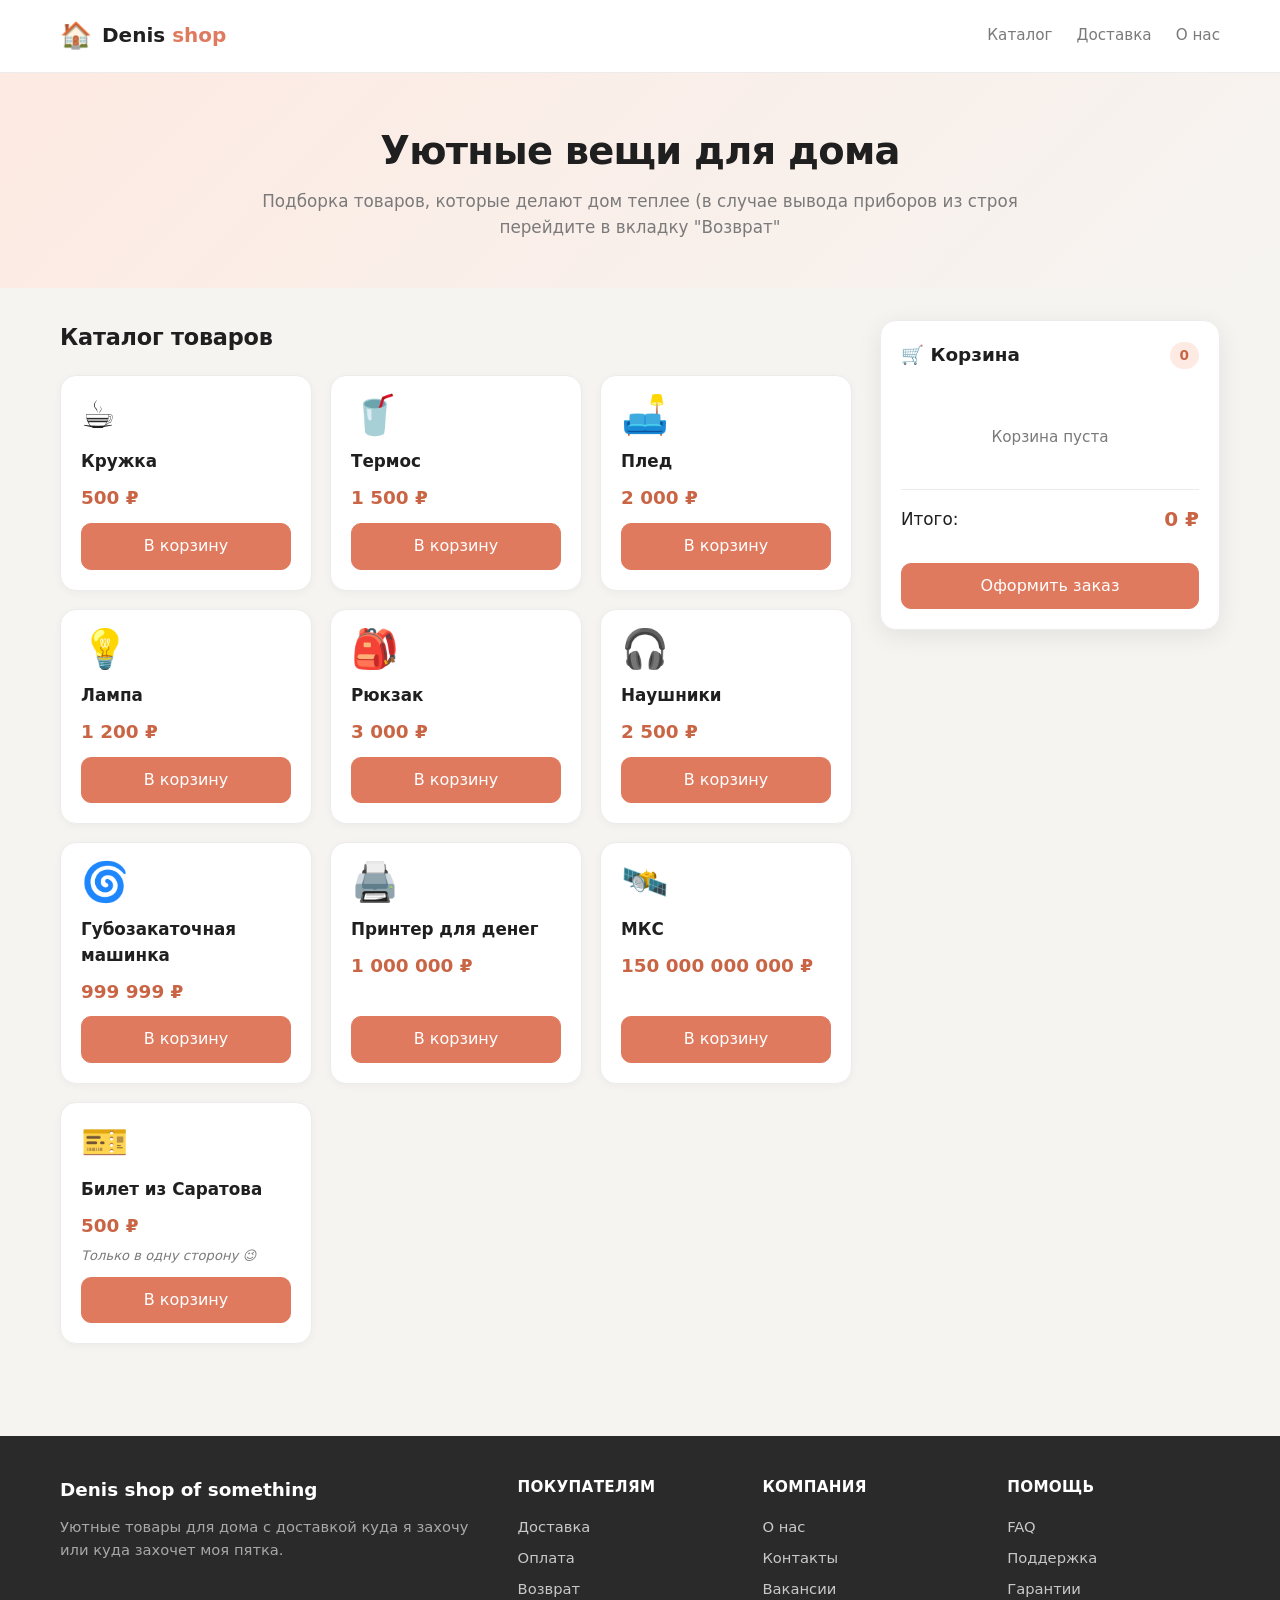
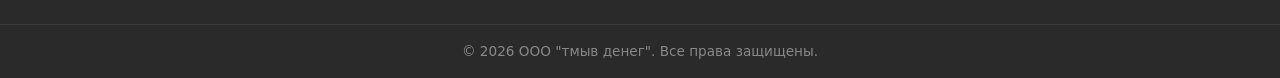
<file: index.html>
<!DOCTYPE html>
<html lang="ru">
<head>
  <meta charset="UTF-8">
  <meta name="viewport" content="width=device-width, initial-scale=1.0">
  <title>Denis shop</title>
  <link rel="icon" href="data:,">
  <link rel="stylesheet" href="styles.css">
</head>
<body>
  <header class="header">
    <div class="header__inner">
      <a href="index.html" class="logo">
        <span class="logo__icon">🏠</span>
        <span class="logo__text">Denis <span>shop</span></span>
      </a>
      <nav class="nav">
        <a href="in-progress.html">Каталог</a>
        <a href="in-progress.html">Доставка</a>
        <a href="in-progress.html">О нас</a>
      </nav>
    </div>
  </header>

  <section class="hero">
    <div class="hero__inner">
      <h1>Уютные вещи для дома</h1>
      <p>Подборка товаров, которые делают дом теплее (в случае вывода приборов из строя перейдите в вкладку "Возврат"</p>
    </div>
  </section>

  <main class="layout">
    <section class="catalog" aria-labelledby="catalog-title">
      <h2 id="catalog-title" class="section-title">Каталог товаров</h2>
      <div class="products" id="products"></div>
    </section>

    <aside class="cart" aria-labelledby="cart-title">
      <div class="cart__header">
        <h2 id="cart-title">🛒 Корзина</h2>
        <span class="cart__count" id="cart-count">0</span>
      </div>

      <ul class="cart-list" id="cart-list"></ul>
      <p class="cart-empty" id="cart-empty">Корзина пуста</p>

      <div class="cart-summary">
        <span>Итого:</span>
        <strong id="cart-total">0 ₽</strong>
      </div>

      <button class="btn btn-primary btn-block" id="checkout-btn" type="button">
        Оформить заказ
      </button>
    </aside>
  </main>

  <footer class="footer">
    <div class="footer__inner">
      <div class="footer__col">
        <h3>Denis shop of something</h3>
        <p>Уютные товары для дома с доставкой куда я захочу или куда захочет моя пятка.</p>
      </div>
      <div class="footer__col">
        <h4>Покупателям</h4>
        <a href="in-progress.html">Доставка</a>
        <a href="in-progress.html">Оплата</a>
        <a href="in-progress.html">Возврат</a>
      </div>
      <div class="footer__col">
        <h4>Компания</h4>
        <a href="in-progress.html">О нас</a>
        <a href="in-progress.html">Контакты</a>
        <a href="in-progress.html">Вакансии</a>
      </div>
      <div class="footer__col">
        <h4>Помощь</h4>
        <a href="in-progress.html">FAQ</a>
        <a href="in-progress.html">Поддержка</a>
        <a href="in-progress.html">Гарантии</a>
      </div>
    </div>
    <div class="footer__bottom">
      © 2026 ООО "тмыв денег". Все права защищены.
    </div>
  </footer>

  <dialog class="modal" id="order-modal">
    <form class="order-form" id="order-form" novalidate>
        <h2>Оформление заказа</h2>

        <label>
            Имя
            <input type="text" name="firstName" required placeholder="Иван" minlength="2">
        </label>

        <label>
            Фамилия
            <input type="text" name="lastName" required placeholder="Иванов" minlength="2">
        </label>

        <label>
            Адрес доставки
            <input type="text" name="address" required placeholder="г. Москва, ул. Ленина, 1" minlength="5">
        </label>

        <label>
            Контактный телефон
            <input
            type="tel"
            name="phone"
            required
            placeholder="+7 (999) 123-45-67"
            inputmode="tel"
            autocomplete="tel"
            >
            <span class="field-error" data-error-for="phone"></span>
        </label>

        <label>
            Email <span class="field-hint">(необязательно)</span>
            <input
            type="email"
            name="email"
            placeholder="you@example.com"
            autocomplete="email"
            >
            <span class="field-error" data-error-for="email"></span>
        </label>

        <div class="modal-actions">
        <button type="button" class="btn" id="close-modal">Отмена</button>
        <button type="submit" class="btn btn-primary">Создать заказ</button>
        </div>
    </form>
  </dialog>

  <script src="script.js"></script>
</body>
</html>
</file>
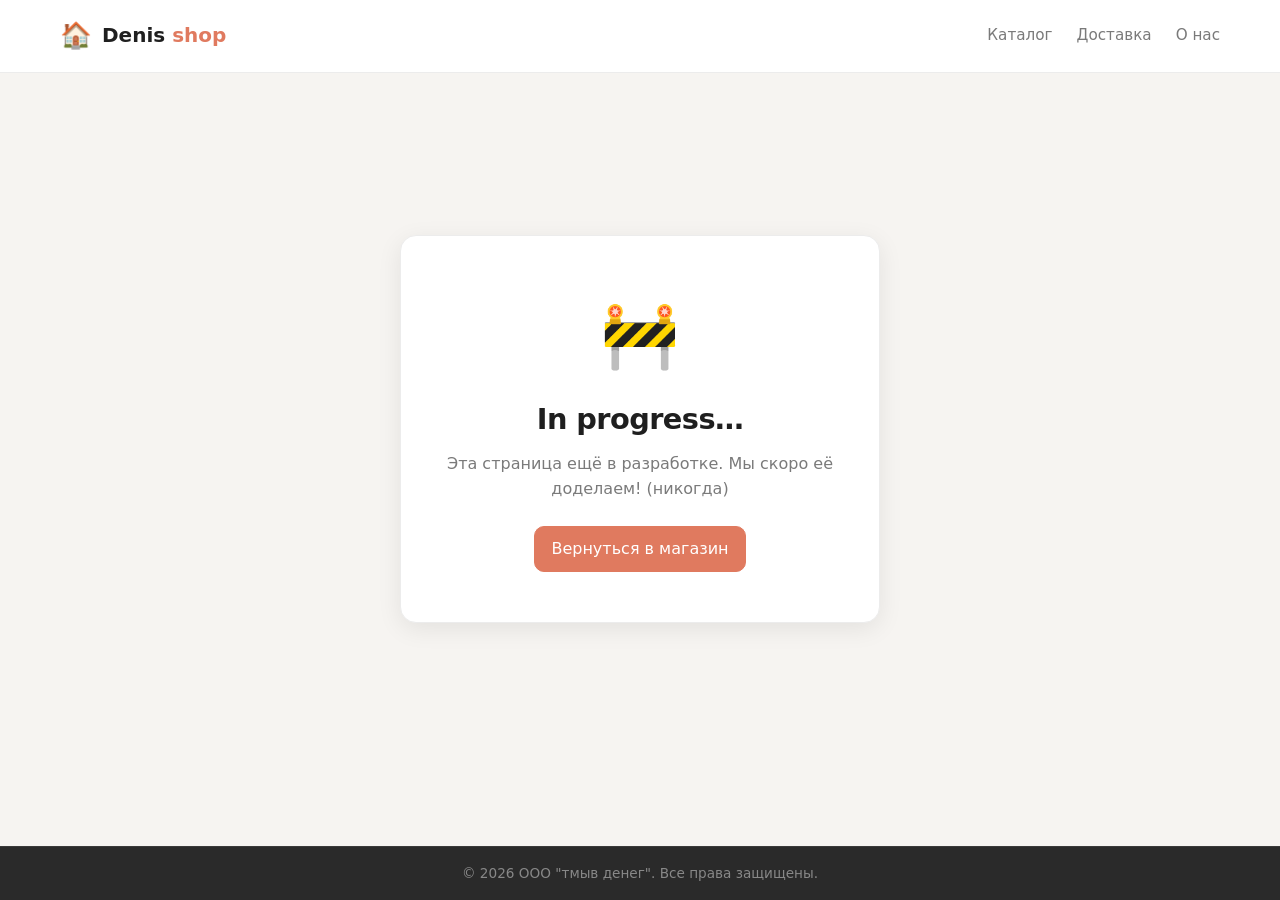
<file: in-progress.html>
<!DOCTYPE html>
<html lang="ru">
<head>
  <meta charset="UTF-8">
  <meta name="viewport" content="width=device-width, initial-scale=1.0">
  <title>В разработке - Denis shop</title>
  <link rel="icon" href="data:,">
  <link rel="stylesheet" href="styles.css">
</head>
<body class="in-progress-page">
  <header class="header">
    <div class="header__inner">
      <a href="index.html" class="logo">
        <span class="logo__icon">🏠</span>
        <span class="logo__text">Denis <span>shop</span></span>
      </a>
      <nav class="nav">
        <a href="index.html">Каталог</a>
        <a href="in-progress.html">Доставка</a>
        <a href="in-progress.html">О нас</a>
      </nav>
    </div>
  </header>

  <main class="in-progress">
    <div class="in-progress__card">
      <div class="in-progress__icon">🚧</div>
      <h1>In progress…</h1>
      <p>Эта страница ещё в разработке. Мы скоро её доделаем! (никогда)</p>
      <a href="index.html" class="btn btn-primary">Вернуться в магазин</a>
    </div>
  </main>

  <footer class="footer">
    <div class="footer__bottom">
      © 2026 ООО "тмыв денег". Все права защищены.
    </div>
  </footer>
</body>
</html>
</file>
<file: styles.css>
:root {
  --bg: #f6f4f1;
  --card: #ffffff;
  --text: #1f1f1f;
  --muted: #7a7a7a;
  --accent: #e07a5f;
  --accent-dark: #c96545;
  --accent-soft: #fdeae2;
  --dark: #2a2a2a;
  --border: #ececec;
  --radius: 16px;
  --radius-sm: 10px;
  --shadow-sm: 0 2px 8px rgba(0, 0, 0, 0.04);
  --shadow-md: 0 6px 24px rgba(0, 0, 0, 0.08);
  --shadow-lg: 0 12px 40px rgba(0, 0, 0, 0.12);
  --transition: 0.2s ease;
}

* {
  box-sizing: border-box;
}

html {
  scroll-behavior: smooth;
}

body {
  margin: 0;
  font-family: system-ui, -apple-system, "Segoe UI", Roboto, "Helvetica Neue", sans-serif;
  background: var(--bg);
  color: var(--text);
  line-height: 1.55;
  min-height: 100vh;
  display: flex;
  flex-direction: column;
}

/* ---------- Header ---------- */
.header {
  background: #ffffff;
  border-bottom: 1px solid var(--border);
  position: sticky;
  top: 0;
  z-index: 100;
  backdrop-filter: blur(8px);
}

.header__inner {
  max-width: 1200px;
  margin: 0 auto;
  padding: 16px 20px;
  display: flex;
  align-items: center;
  justify-content: space-between;
  gap: 16px;
}

.logo {
  display: flex;
  align-items: center;
  gap: 10px;
  text-decoration: none;
  color: var(--text);
  font-weight: 700;
  font-size: 1.25rem;
}

.logo__icon {
  font-size: 1.6rem;
}

.logo__text span {
  color: var(--accent);
}

.nav {
  display: flex;
  gap: 24px;
}

.nav a {
  text-decoration: none;
  color: var(--muted);
  font-weight: 500;
  font-size: 0.95rem;
  transition: color var(--transition);
  position: relative;
}

.nav a:hover {
  color: var(--accent);
}

.nav a::after {
  content: "";
  position: absolute;
  bottom: -4px;
  left: 0;
  width: 0;
  height: 2px;
  background: var(--accent);
  transition: width var(--transition);
}

.nav a:hover::after {
  width: 100%;
}

/* ---------- Hero ---------- */
.hero {
  background: linear-gradient(135deg, #fdeae2 0%, #f6f4f1 100%);
  padding: 48px 20px;
  text-align: center;
}

.hero__inner {
  max-width: 800px;
  margin: 0 auto;
}

.hero h1 {
  font-size: clamp(1.6rem, 3vw, 2.4rem);
  margin: 0 0 8px;
  letter-spacing: -0.02em;
}

.hero p {
  margin: 0;
  color: var(--muted);
  font-size: 1.05rem;
}

/* ---------- Layout ---------- */
.layout {
  flex: 1;
  max-width: 1200px;
  width: 100%;
  margin: 32px auto;
  padding: 0 20px;
  display: grid;
  grid-template-columns: 1fr 340px;
  gap: 28px;
  align-items: start;
}

.section-title {
  font-size: 1.4rem;
  margin: 0 0 20px;
  letter-spacing: -0.01em;
}

/* ---------- Products ---------- */
.products {
  display: grid;
  grid-template-columns: repeat(auto-fill, minmax(220px, 1fr));
  gap: 18px;
}

.product-card {
  background: var(--card);
  border: 1px solid var(--border);
  border-radius: var(--radius);
  padding: 20px;
  display: flex;
  flex-direction: column;
  gap: 10px;
  box-shadow: var(--shadow-sm);
  transition: transform var(--transition), box-shadow var(--transition);
  position: relative;
  overflow: hidden;
}

.product-card:hover {
  transform: translateY(-4px);
  box-shadow: var(--shadow-md);
}

.product-card__emoji {
  font-size: 2.4rem;
  line-height: 1;
  margin-bottom: 4px;
}

.product-card h3 {
  margin: 0;
  font-size: 1.05rem;
  font-weight: 600;
}

.product-card .price {
  font-weight: 700;
  font-size: 1.15rem;
  color: var(--accent-dark);
  margin: 0;
}

.product-card .btn {
  margin-top: auto;
}

.product-note {
  margin: -4px 0 0;
  font-size: 0.82rem;
  color: var(--muted);
  font-style: italic;
}

/* ---------- Buttons ---------- */
.btn {
  padding: 10px 16px;
  border: 1px solid var(--border);
  border-radius: var(--radius-sm);
  background: #ffffff;
  color: var(--text);
  cursor: pointer;
  font: inherit;
  font-weight: 500;
  transition: all var(--transition);
  display: inline-flex;
  align-items: center;
  justify-content: center;
  gap: 6px;
  text-decoration: none;
}

.btn:hover {
  background: #f3f3f3;
  border-color: #d5d5d5;
}

.btn-primary {
  background: var(--accent);
  color: #ffffff;
  border-color: var(--accent);
}

.btn-primary:hover {
  background: var(--accent-dark);
  border-color: var(--accent-dark);
  color: #ffffff;
}

.btn-danger {
  color: #c62828;
  border-color: #f3d6d6;
  background: #fff5f5;
  padding: 8px 10px;
  font-size: 0.9rem;
}

.btn-danger:hover {
  background: #ffe7e7;
  border-color: #e9b3b3;
}

.btn-block {
  width: 100%;
}

/* ---------- Cart ---------- */
.cart {
  background: var(--card);
  border: 1px solid var(--border);
  border-radius: var(--radius);
  padding: 20px;
  box-shadow: var(--shadow-md);
  position: sticky;
  top: 88px;
}

.cart__header {
  display: flex;
  align-items: center;
  justify-content: space-between;
  margin-bottom: 16px;
}

.cart__header h2 {
  margin: 0;
  font-size: 1.15rem;
}

.cart__count {
  background: var(--accent-soft);
  color: var(--accent-dark);
  font-weight: 600;
  font-size: 0.85rem;
  padding: 3px 10px;
  border-radius: 20px;
}

.cart-list {
  list-style: none;
  padding: 0;
  margin: 0 0 16px;
  display: flex;
  flex-direction: column;
  gap: 14px;
  max-height: 380px;
  overflow-y: auto;
}

.cart-item {
  padding-bottom: 14px;
  border-bottom: 1px dashed var(--border);
}

.cart-item:last-child {
  border-bottom: none;
  padding-bottom: 0;
}

.cart-item__title {
  font-weight: 600;
  font-size: 0.95rem;
  margin-bottom: 8px;
}

.cart-item__row {
  display: flex;
  align-items: center;
  justify-content: space-between;
  gap: 8px;
  flex-wrap: wrap;
}

.cart-item__price {
  font-weight: 700;
  color: var(--accent-dark);
  font-size: 0.95rem;
}

.quantity-controls {
  display: inline-flex;
  align-items: center;
  gap: 2px;
  background: #f6f4f1;
  border-radius: 8px;
  padding: 2px;
}

.quantity-controls button {
  width: 26px;
  height: 26px;
  padding: 0;
  border: none;
  background: transparent;
  font-size: 1rem;
  border-radius: 6px;
  cursor: pointer;
  color: var(--text);
  transition: background var(--transition);
}

.quantity-controls button:hover {
  background: #ffffff;
}

.quantity-controls input {
  width: 40px;
  text-align: center;
  padding: 4px 2px;
  border: none;
  background: transparent;
  font: inherit;
  font-weight: 600;
  color: var(--text);
  outline: none;
}

.cart-summary {
  display: flex;
  justify-content: space-between;
  align-items: center;
  font-size: 1.05rem;
  padding: 14px 0;
  border-top: 1px solid var(--border);
  margin-bottom: 14px;
}

.cart-summary strong {
  font-size: 1.25rem;
  color: var(--accent-dark);
}

.cart-empty {
  color: var(--muted);
  text-align: center;
  padding: 24px 0;
  font-size: 0.95rem;
}

/* ---------- Modal ---------- */
.modal {
  border: none;
  border-radius: var(--radius);
  padding: 0;
  width: min(440px, calc(100% - 32px));
  box-shadow: var(--shadow-lg);
}

.modal::backdrop {
  background: rgba(0, 0, 0, 0.45);
  backdrop-filter: blur(3px);
}

.order-form {
  padding: 26px;
  display: flex;
  flex-direction: column;
  gap: 14px;
}

.order-form h2 {
  margin: 0 0 6px;
  font-size: 1.3rem;
}

.order-form label {
  display: flex;
  flex-direction: column;
  gap: 6px;
  font-weight: 500;
  font-size: 0.92rem;
  color: #333;
}

.order-form input {
  padding: 11px 13px;
  border: 1px solid var(--border);
  border-radius: var(--radius-sm);
  font: inherit;
  background: #fafafa;
  transition: all var(--transition);
}

.order-form input:focus {
  outline: none;
  border-color: var(--accent);
  background: #ffffff;
  box-shadow: 0 0 0 3px var(--accent-soft);
}

.modal-actions {
  display: flex;
  gap: 10px;
  justify-content: flex-end;
  margin-top: 8px;
}

/* ---------- Field errors ---------- */
.field-hint {
  font-weight: 400;
  color: var(--muted);
  font-size: 0.82rem;
}

.field-error {
  display: none;
  font-size: 0.8rem;
  color: #c62828;
  margin-top: 2px;
}

.field-error.visible {
  display: block;
}

.order-form input.invalid {
  border-color: #e57373;
  background: #fff5f5;
}

.order-form input.invalid:focus {
  box-shadow: 0 0 0 3px #fde0e0;
}

/* ---------- Footer ---------- */
.footer {
  background: var(--dark);
  color: #d8d8d8;
  margin-top: 60px;
}

.footer__inner {
  max-width: 1200px;
  margin: 0 auto;
  padding: 40px 20px 20px;
  display: grid;
  grid-template-columns: 2fr 1fr 1fr 1fr;
  gap: 32px;
}

.footer__col h3 {
  color: #ffffff;
  margin: 0 0 10px;
  font-size: 1.15rem;
}

.footer__col h4 {
  color: #ffffff;
  margin: 0 0 12px;
  font-size: 0.95rem;
  letter-spacing: 0.02em;
  text-transform: uppercase;
}

.footer__col p {
  margin: 0;
  font-size: 0.92rem;
  line-height: 1.6;
  color: #a8a8a8;
}

.footer__col a {
  display: block;
  color: #c8c8c8;
  text-decoration: none;
  font-size: 0.92rem;
  padding: 4px 0;
  transition: color var(--transition);
}

.footer__col a:hover {
  color: var(--accent);
}

.footer__bottom {
  border-top: 1px solid #3a3a3a;
  text-align: center;
  padding: 16px 20px;
  font-size: 0.85rem;
  color: #888;
}

/* ---------- In progress page ---------- */
.in-progress-page {
  min-height: 100vh;
  display: flex;
  flex-direction: column;
}

.in-progress {
  flex: 1;
  display: flex;
  align-items: center;
  justify-content: center;
  padding: 60px 20px;
}

.in-progress__card {
  background: #ffffff;
  border: 1px solid var(--border);
  border-radius: var(--radius);
  box-shadow: var(--shadow-md);
  padding: 50px 40px;
  text-align: center;
  max-width: 480px;
  width: 100%;
}

.in-progress__icon {
  font-size: 4rem;
  margin-bottom: 12px;
  animation: bounce 2s infinite;
}

@keyframes bounce {
  0%, 100% { transform: translateY(0); }
  50% { transform: translateY(-8px); }
}

.in-progress h1 {
  margin: 0 0 10px;
  font-size: 1.8rem;
  letter-spacing: -0.02em;
}

.in-progress p {
  color: var(--muted);
  margin: 0 0 24px;
}

/* ---------- Adaptive ---------- */
@media (max-width: 900px) {
  .layout {
    grid-template-columns: 1fr;
    margin: 24px auto;
  }

  .cart {
    position: static;
  }

  .footer__inner {
    grid-template-columns: 1fr 1fr;
    gap: 24px;
  }
}

@media (max-width: 600px) {
  .header__inner {
    flex-direction: column;
    align-items: flex-start;
    gap: 10px;
    padding: 14px 16px;
  }

  .nav {
    width: 100%;
    gap: 18px;
    justify-content: space-between;
  }

  .nav a {
    font-size: 0.9rem;
  }

  .logo__text {
    font-size: 1.1rem;
  }

  .hero {
    padding: 32px 16px;
  }

  .layout {
    padding: 0 14px;
    gap: 20px;
  }

  .products {
    grid-template-columns: repeat(auto-fill, minmax(150px, 1fr));
    gap: 12px;
  }

  .product-card {
    padding: 14px;
  }

  .product-card__emoji {
    font-size: 1.8rem;
  }

  .modal-actions {
    flex-direction: column-reverse;
  }

  .modal-actions .btn {
    width: 100%;
  }

  .footer__inner {
    grid-template-columns: 1fr;
    padding: 28px 16px 16px;
  }
}
</file>
